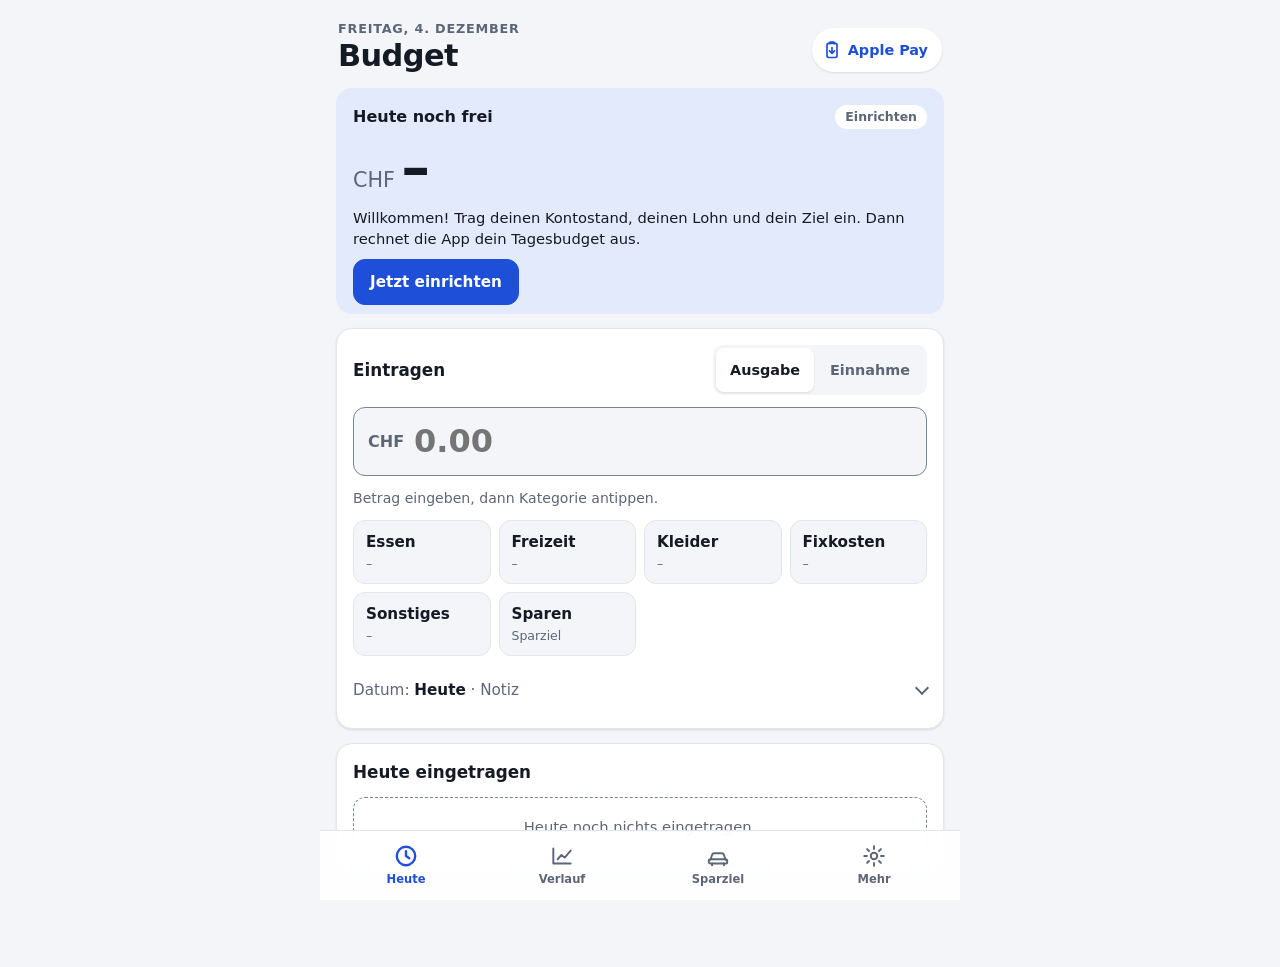
<file: budget/index.html>
<!doctype html>
<html lang="de-CH">
<head>
<meta charset="utf-8">
<meta name="viewport" content="width=device-width,initial-scale=1,viewport-fit=cover">
<title>Lionels Budget</title>
<meta name="description" content="Budget von Lohn zu Lohn: Wie viel darf ich heute noch ausgeben?">
<meta name="theme-color" content="#f3f5f8" media="(prefers-color-scheme: light)">
<meta name="theme-color" content="#0f131a" media="(prefers-color-scheme: dark)">
<meta name="apple-mobile-web-app-capable" content="yes">
<meta name="mobile-web-app-capable" content="yes">
<meta name="apple-mobile-web-app-status-bar-style" content="default">
<meta name="apple-mobile-web-app-title" content="Budget">
<link rel="manifest" href="manifest.webmanifest">
<link rel="icon" href="icons/icon-192.png" type="image/png">
<link rel="apple-touch-icon" href="icons/apple-touch-icon.png">
<link rel="stylesheet" href="styles.css">
</head>
<body>
<div class="app">

  <!-- ===================== HEUTE ===================== -->
  <main class="view" id="v-heute" aria-labelledby="t-heute">
    <header class="top">
      <div>
        <div class="eyebrow" id="todayDate">Heute</div>
        <h1 id="t-heute">Budget</h1>
      </div>
      <button class="pastebtn" type="button" id="apPasteTop" aria-label="Apple-Pay-Zahlung aus der Zwischenablage einfügen">
        <svg viewBox="0 0 24 24" aria-hidden="true"><rect x="6" y="4" width="12" height="17" rx="2"/><path d="M9 4.5V3.5a1 1 0 0 1 1-1h4a1 1 0 0 1 1 1v1"/><path d="M12 9v7M9 13l3 3 3-3"/></svg><span>Apple Pay</span>
      </button>
    </header>

    <section class="card ap" id="apBox" aria-labelledby="apTitle" hidden>
      <h2 class="ap-title" id="apTitle" tabindex="-1"></h2>
      <div class="ap-amt num" id="apAmt"></div>
      <div id="apStatus" role="status"></div>
      <div id="apBody" class="stack"></div>
    </section>

    <section class="card hero" aria-labelledby="heroLabel">
      <div class="row between">
        <span class="hero-label" id="heroLabel">Heute noch frei</span>
        <span class="pill neutral" id="heroPill">–</span>
      </div>
      <div class="big num" id="heroBig">–</div>
      <p class="hero-sub" id="heroSub"></p>
      <div class="goalrow" id="goalRow">
        <div class="gtext"><span class="gl" id="goalLabel"></span> <b class="gv num" id="goalVal"></b></div>
        <button class="linkbtn" type="button" id="goalEdit">Ziel setzen</button>
      </div>
      <form class="goaledit" id="goalForm" hidden>
        <label class="amount" for="gAmt"><span class="sr-only">Zielbetrag nach dem Lohn, </span><span>CHF</span><input id="gAmt" type="text" inputmode="decimal" autocomplete="off" enterkeyhint="done" placeholder="0.00" aria-describedby="gHint"></label>
        <p class="hint" id="gHint"></p>
        <div class="btnrow">
          <button class="btn primary" type="submit">Ziel speichern</button>
          <button class="btn" type="button" id="gCancel">Abbrechen</button>
          <button class="btn" type="button" id="gDefault" hidden>Standardziel verwenden</button>
        </div>
        <p class="status" id="gMsg" role="status"></p>
      </form>
      <details class="hero-more" id="heroMore">
        <summary><span>Kontostand &amp; Abgleich</span><b class="num" id="heroBalSum">–</b></summary>
        <div class="stack">
          <div class="pace" id="pace">
            <div class="track" aria-hidden="true"><div class="fill" id="paceFill"></div><div class="marker" id="paceMarker"></div></div>
            <div class="cap"><span id="paceLeft"></span><span id="paceRight"></span></div>
          </div>
          <dl class="facts" id="facts"></dl>
          <div class="recon" id="recon"></div>
        </div>
      </details>
      <div class="sr-only" id="reconLive" role="status" aria-live="polite"></div>
    </section>

    <div id="dueBanners" class="stack"></div>

    <section class="card entry" id="entryPanel" aria-labelledby="entryTitle">
      <div class="row between">
        <h2 id="entryTitle">Eintragen</h2>
        <div class="seg" id="modeSeg" role="group" aria-label="Art der Zahlung">
          <button type="button" data-mode="out" aria-pressed="true">Ausgabe</button>
          <button type="button" data-mode="in" aria-pressed="false">Einnahme</button>
        </div>
      </div>
      <label class="amount" for="fAmount"><span>CHF</span><input id="fAmount" type="text" inputmode="decimal" autocomplete="off" enterkeyhint="done" placeholder="0.00" aria-label="Betrag in Franken" aria-describedby="entryHint"></label>
      <p class="hint" id="entryHint">Betrag eingeben, dann Kategorie antippen.</p>
      <div class="cats" id="cats"></div>
      <details id="moreBox">
        <summary id="moreSum"><span>Datum: <b class="day">Heute</b> · Notiz</span></summary>
        <div class="stack pad-top">
          <div class="field"><span class="flabel" id="dateLab">Datum</span>
            <div class="dayrow" role="group" aria-labelledby="dateLab">
              <button class="chip" type="button" data-day="0" aria-pressed="true">Heute</button>
              <button class="chip" type="button" data-day="-1" aria-pressed="false">Gestern</button>
              <input id="fDate" type="date" aria-label="Anderer Tag">
            </div>
          </div>
          <label class="field"><span class="flabel">Notiz</span><input id="fNote" type="text" maxlength="80" placeholder="z. B. Mittagessen Kantine"></label>
        </div>
      </details>
    </section>

    <div class="notice" id="storeNotice" hidden></div>

    <section class="card" aria-labelledby="todayListTitle">
      <div class="row between">
        <h2 id="todayListTitle" tabindex="-1">Heute eingetragen</h2>
        <span class="muted small num" id="todaySum"></span>
      </div>
      <div id="todayList"></div>
    </section>
  </main>

  <!-- ===================== VERLAUF ===================== -->
  <main class="view" id="v-verlauf" aria-labelledby="t-verlauf" hidden>
    <header class="top">
      <div>
        <div class="eyebrow">Von Lohn zu Lohn</div>
        <h1 id="t-verlauf">Verlauf</h1>
      </div>
    </header>
    <div class="period card">
      <button class="iconbtn" id="prevP" type="button" aria-label="Vorherige Periode"><svg viewBox="0 0 24 24" aria-hidden="true"><path d="M15 5l-7 7 7 7"/></svg></button>
      <div class="period-mid">
        <span class="period-lab" id="periodLabel" aria-live="polite">–</span>
        <button class="linkbtn small" id="todayP" type="button" hidden>Zur aktuellen Periode</button>
      </div>
      <button class="iconbtn" id="nextP" type="button" aria-label="Nächste Periode"><svg viewBox="0 0 24 24" aria-hidden="true"><path d="M9 5l7 7-7 7"/></svg></button>
    </div>

    <section class="card" aria-label="Zusammenfassung der Periode">
      <dl class="kpis" id="kpis"></dl>
      <ul class="insights" id="insights"></ul>
    </section>

    <section class="card" aria-labelledby="catTitle">
      <h2 id="catTitle">Nach Kategorie</h2>
      <div class="bars" id="bars"></div>
    </section>

    <section class="card" id="anPanel" aria-labelledby="anTitle">
      <h2 id="anTitle">Analyse</h2>
      <div class="charts">
        <figure class="chart" id="chBal"></figure>
        <figure class="chart" id="chDay"></figure>
        <details class="tableview" id="chTable"><summary>Zahlen als Tabelle</summary><div class="tablewrap" id="chTableBody" role="region" aria-label="Zahlen pro Tag" tabindex="0"></div></details>
      </div>
    </section>

    <section class="card" aria-labelledby="listTitle">
      <h2 id="listTitle" tabindex="-1">Alle Zahlungen</h2>
      <div id="list"></div>
    </section>
  </main>

  <!-- ===================== SPARZIEL ===================== -->
  <main class="view" id="v-sparen" aria-labelledby="t-sparen" hidden>
    <header class="top">
      <div>
        <div class="eyebrow">Sparziel</div>
        <h1 id="t-sparen">Auto</h1>
      </div>
      <span class="pill neutral" id="carPill">Vorschlag</span>
    </header>
    <section class="card car" id="carBody" aria-label="Fortschritt"></section>
    <section class="card" id="hisCard" aria-labelledby="hisTitle">
      <h2 id="hisTitle">Sparverlauf</h2>
      <div class="his" id="hisBody"></div>
    </section>
    <section class="card">
      <details id="carEdit">
        <summary>Sparplan anpassen</summary>
        <div class="stack pad-top">
          <label class="field"><span class="flabel">Welches Auto</span><input id="cName" type="text" maxlength="60"></label>
          <div class="grid">
            <label class="field"><span class="flabel">Autopreis (CHF)</span><input id="cPrice" type="text" inputmode="decimal"></label>
            <label class="field"><span class="flabel">Reserve Unterhalt (CHF)</span><input id="cReserve" type="text" inputmode="decimal"></label>
            <label class="field"><span class="flabel">Schon gespart, total (CHF)</span><input id="cSaved" type="text" inputmode="decimal"></label>
            <label class="field"><span class="flabel">Lehrbeginn</span><input id="cStart" type="month"></label>
          </div>
          <label class="field"><span class="flabel">Jeden Monat gleich viel sparen (CHF)</span><input id="cFlat" type="text" inputmode="decimal" placeholder="z. B. 200" aria-describedby="cFlatHint"></label>
          <p class="hint" id="cFlatHint">Gilt ab jetzt und danach ab jedem Lohntag automatisch. Vergangene Monate bleiben, wie sie waren. Leer lassen oder 0, dann gelten die Beträge pro Lehrjahr unten.</p>
          <h3 class="sub">Pro Lehrjahr</h3>
          <div class="grid">
            <label class="field"><span class="flabel">Lohn 1. Jahr</span><input id="cW0" type="text" inputmode="decimal"></label>
            <label class="field"><span class="flabel">Sparen 1. Jahr</span><input id="cR0" type="text" inputmode="decimal"></label>
            <label class="field"><span class="flabel">Lohn 2. Jahr</span><input id="cW1" type="text" inputmode="decimal"></label>
            <label class="field"><span class="flabel">Sparen 2. Jahr</span><input id="cR1" type="text" inputmode="decimal"></label>
            <label class="field"><span class="flabel">Lohn 3. Jahr</span><input id="cW2" type="text" inputmode="decimal"></label>
            <label class="field"><span class="flabel">Sparen 3. Jahr</span><input id="cR2" type="text" inputmode="decimal"></label>
          </div>
          <label class="check"><input id="cInBudget" type="checkbox" checked><span>Sparrate im Tagesbudget reservieren</span></label>
          <button class="btn primary" id="cSave" type="button">Sparplan speichern</button>
          <p class="status" id="cMsg" role="status"></p>
        </div>
      </details>
    </section>
  </main>

  <!-- ===================== MEHR ===================== -->
  <main class="view" id="v-mehr" aria-labelledby="t-mehr" hidden>
    <header class="top">
      <div>
        <div class="eyebrow">Einstellungen</div>
        <h1 id="t-mehr">Mehr</h1>
      </div>
    </header>

    <section class="card" aria-labelledby="sTitle">
      <h2 id="sTitle">Budget</h2>
      <p class="hint">Der Kontostand wird ab dem Startdatum aus deinen Einträgen berechnet. Die Limits gelten für jede Periode vom Lohntag bis zum Tag davor.</p>
      <div class="grid">
        <label class="field"><span class="flabel">Kontostand am Morgen (CHF)</span><input id="sBal" type="text" inputmode="decimal"></label>
        <label class="field"><span class="flabel">an diesem Datum</span><input id="sDate" type="date"></label>
        <label class="field"><span class="flabel">Lohn netto (CHF)</span><input id="sInc" type="text" inputmode="decimal"></label>
        <label class="field"><span class="flabel">Lohntag im Monat</span><input id="sDay" type="number" inputmode="numeric" min="1" max="28" step="1"></label>
        <label class="field span2"><span class="flabel">Ziel: Kontostand direkt nach dem Lohn (CHF)</span><input id="sGoal" type="text" inputmode="decimal"></label>
      </div>
      <h3 class="sub">Limits pro Periode</h3>
      <div class="grid" id="limitFields"></div>
      <button class="btn primary" id="saveSettings" type="button">Speichern</button>
      <p class="status" id="setMsg" role="status"></p>
    </section>

    <section class="card" aria-labelledby="recTitle">
      <h2 id="recTitle">Feste Zahlungen</h2>
      <p class="hint">Zahlungen, die jeden Monat kommen (Handy-Abo, Versicherung). Die App erinnert dich auf «Heute», sobald sie fällig sind, und du trägst sie mit einem Tipp ein.</p>
      <div id="recList" class="stack"></div>
      <div class="grid rec-add">
        <label class="field span2"><span class="flabel">Name</span><input id="rName" type="text" maxlength="40" placeholder="z. B. Swisscom Abo"></label>
        <label class="field"><span class="flabel">Betrag (CHF)</span><input id="rAmt" type="text" inputmode="decimal" placeholder="26.95"></label>
        <label class="field"><span class="flabel">Fällig am</span><input id="rDay" type="number" inputmode="numeric" min="1" max="28" placeholder="26"></label>
      </div>
      <button class="btn" id="rAdd" type="button">Feste Zahlung hinzufügen</button>
      <p class="status" id="rMsg" role="status"></p>
    </section>

    <section class="card" aria-labelledby="merTitle">
      <h2 id="merTitle">Gemerkte Läden</h2>
      <p class="hint">Wenn du einer Apple-Pay-Zahlung eine Kategorie gibst, merkt sich die App den Laden. Beim nächsten Mal ordnet sie ihn automatisch ein.</p>
      <div id="merList"></div>
    </section>

    <section class="card" aria-labelledby="apTitle2">
      <h2 id="apTitle2">Apple Pay</h2>
      <p class="hint">Nach jeder Zahlung legt ein Kurzbefehl die Zahlung in die Zwischenablage. In der App tippst du dann oben rechts auf «Apple Pay». iOS fragt dabei kurz, ob die App einfügen darf.</p>
      <details>
        <summary>So richtest du den Kurzbefehl ein</summary>
        <ol class="steps">
          <li>Öffne die App <b>Kurzbefehle</b> → <b>Automation</b> → <b>+</b> → <b>Wallet</b>.</li>
          <li>Wähle deine Karte, «Sofort ausführen» einschalten.</li>
          <li>Aktion <b>Zwischenablage abrufen</b> hinzufügen.</li>
          <li>Aktion <b>Text</b> hinzufügen. Erste Zeile: die Variable <b>Zwischenablage</b>. Zweite Zeile:<br><code>ap-[Aktuelles Datum]-[Betrag]-[Händler]</code><br>Beim Datum «Eigenes Format» wählen: <code>yyyyMMddHHmmss</code>.</li>
          <li>Aktion <b>In Zwischenablage kopieren</b> mit diesem Text.</li>
          <li>Optional: Aktion <b>Mitteilung zeigen</b> «Zahlung kopiert, Budget öffnen».</li>
        </ol>
        <p class="hint">So sammeln sich mehrere Zahlungen, auch wenn du die App nicht sofort öffnest. Was schon eingetragen ist, erkennt die App und lässt es weg.</p>
      </details>
      <button class="btn" id="apPaste" type="button">Zahlung aus Zwischenablage einfügen</button>
    </section>

    <section class="card" id="syncBox" aria-labelledby="syncTitle">
      <h2 id="syncTitle">Auf mehreren Geräten nutzen</h2>
      <p class="hint">Iphone und Computer gleichen sich automatisch ab. Die Daten werden vorher mit deinem Passwort verschlüsselt, auf GitHub liegt nur unlesbarer Text.</p>
      <div id="syncOff" class="stack">
        <details>
          <summary>So richtest du es ein</summary>
          <ol class="steps">
            <li>Öffne <a href="https://github.com/settings/tokens/new?scopes=gist&amp;description=Budget-Sync" target="_blank" rel="noopener">diesen Link</a>. Das Recht «gist» ist schon angekreuzt.</li>
            <li>Wähl bei «Expiration» <b>«No expiration»</b>, scrolle ganz nach unten und tippe auf <b>«Generate token»</b>.</li>
            <li>Kopiere den Token (er beginnt mit «ghp_») und füge ihn unten ein.</li>
            <li>Wähl ein Passwort. Auf dem zweiten Gerät gibst du <b>denselben Token und dasselbe Passwort</b> ein.</li>
          </ol>
        </details>
        <label class="field"><span class="flabel">GitHub-Token</span><input id="syncToken" type="password" autocomplete="off" autocapitalize="off" spellcheck="false" placeholder="ghp_…"></label>
        <label class="field"><span class="flabel">Passwort zum Verschlüsseln</span><input id="syncPass" type="password" autocomplete="new-password" autocapitalize="off" spellcheck="false"></label>
        <p class="hint">Merk dir das Passwort. Wer es vergisst, kann die abgeglichenen Daten nicht mehr lesen. Dein Backup bleibt dann der Notausgang.</p>
        <button class="btn primary" id="syncConnect" type="button">Verbinden</button>
        <p class="status" id="syncMsgOff" role="status"></p>
      </div>
      <div id="syncOn" class="stack" hidden>
        <p id="syncInfo" class="hint"></p>
        <p class="status" id="syncStatus" role="status"></p>
        <div class="btnrow">
          <button class="btn" id="syncNow" type="button">Jetzt abgleichen</button>
          <button class="btn danger" id="syncOffBtn" type="button">Sync beenden</button>
        </div>
      </div>
    </section>

    <section class="card" aria-labelledby="bakTitle">
      <h2 id="bakTitle">Backup</h2>
      <p class="hint" id="bakInfo">Deine Daten sind nur auf diesem Gerät gespeichert. Mach ab und zu ein Backup, z. B. in iCloud Drive.</p>
      <div class="btnrow">
        <button class="btn" id="bakExport" type="button">Backup speichern</button>
        <label class="btn filebtn">Backup laden<input id="bakImport" type="file" accept="application/json,.json"></label>
      </div>
      <p class="status" id="bakMsg" role="status"></p>
    </section>

    <section class="card" aria-labelledby="dangerTitle">
      <h2 id="dangerTitle">Alles löschen</h2>
      <p class="hint">Löscht alle Zahlungen und Einstellungen auf diesem Gerät. Mach vorher ein Backup.</p>
      <button class="btn danger" id="resetAll" type="button">Alle Daten löschen</button>
    </section>

    <p class="foot muted small">Lionels Budget · <span id="appVersion"></span></p>
  </main>

  <div class="toast-wrap" aria-live="polite"><div id="toast" class="toast" hidden></div></div>

  <nav class="tabbar" aria-label="Hauptnavigation">
    <button type="button" data-tab="heute" aria-current="page">
      <svg viewBox="0 0 24 24" aria-hidden="true"><circle cx="12" cy="12" r="8.5"/><path d="M12 7.5v4.5l3 2"/></svg><span>Heute</span>
    </button>
    <button type="button" data-tab="verlauf">
      <svg viewBox="0 0 24 24" aria-hidden="true"><path d="M4 19V5M4 19h16M8 15l3.5-4 3 2.5L20 7"/></svg><span>Verlauf</span>
    </button>
    <button type="button" data-tab="sparen">
      <svg viewBox="0 0 24 24" aria-hidden="true"><path d="M5 15.5l1.6-4.7A2 2 0 0 1 8.5 9.5h7a2 2 0 0 1 1.9 1.3l1.6 4.7"/><rect x="3.5" y="15" width="17" height="4" rx="1.5"/><path d="M6.5 19v1.5M17.5 19v1.5"/></svg><span>Sparziel</span>
    </button>
    <button type="button" data-tab="mehr">
      <svg viewBox="0 0 24 24" aria-hidden="true"><circle cx="12" cy="12" r="3"/><path d="M12 3v2.5M12 18.5V21M3 12h2.5M18.5 12H21M5.6 5.6l1.8 1.8M16.6 16.6l1.8 1.8M5.6 18.4l1.8-1.8M16.6 7.4l1.8-1.8"/></svg><span>Mehr</span>
    </button>
  </nav>
</div>

<!-- Bearbeiten -->
<dialog id="editDlg" aria-labelledby="editTitle">
  <form method="dialog" class="sheet" id="editForm">
    <div class="row between">
      <h2 id="editTitle">Zahlung bearbeiten</h2>
      <button class="iconbtn" value="cancel" type="submit" aria-label="Schliessen"><svg viewBox="0 0 24 24" aria-hidden="true"><path d="M6 6l12 12M18 6L6 18"/></svg></button>
    </div>
    <div class="seg" id="eModeSeg" role="group" aria-label="Art der Zahlung">
      <button type="button" data-mode="out" aria-pressed="true">Ausgabe</button>
      <button type="button" data-mode="in" aria-pressed="false">Einnahme</button>
    </div>
    <label class="amount" for="eAmount"><span>CHF</span><input id="eAmount" type="text" inputmode="decimal" autocomplete="off" aria-label="Betrag in Franken"></label>
    <div class="field"><span class="flabel" id="eCatLab">Kategorie</span><div class="chips" id="eCats" role="group" aria-labelledby="eCatLab"></div></div>
    <div class="grid">
      <label class="field"><span class="flabel">Datum</span><input id="eDate" type="date"></label>
      <label class="field"><span class="flabel">Notiz</span><input id="eNote" type="text" maxlength="80"></label>
    </div>
    <p class="status err" id="eMsg" role="status"></p>
    <div class="row between">
      <button class="btn danger" type="button" id="eDel">Löschen</button>
      <button class="btn primary" type="button" id="eSave">Speichern</button>
    </div>
  </form>
</dialog>

<div class="tip" id="tip" hidden></div>
<script src="sync.js"></script>
<script src="app.js"></script>
</body>
</html>
</file>
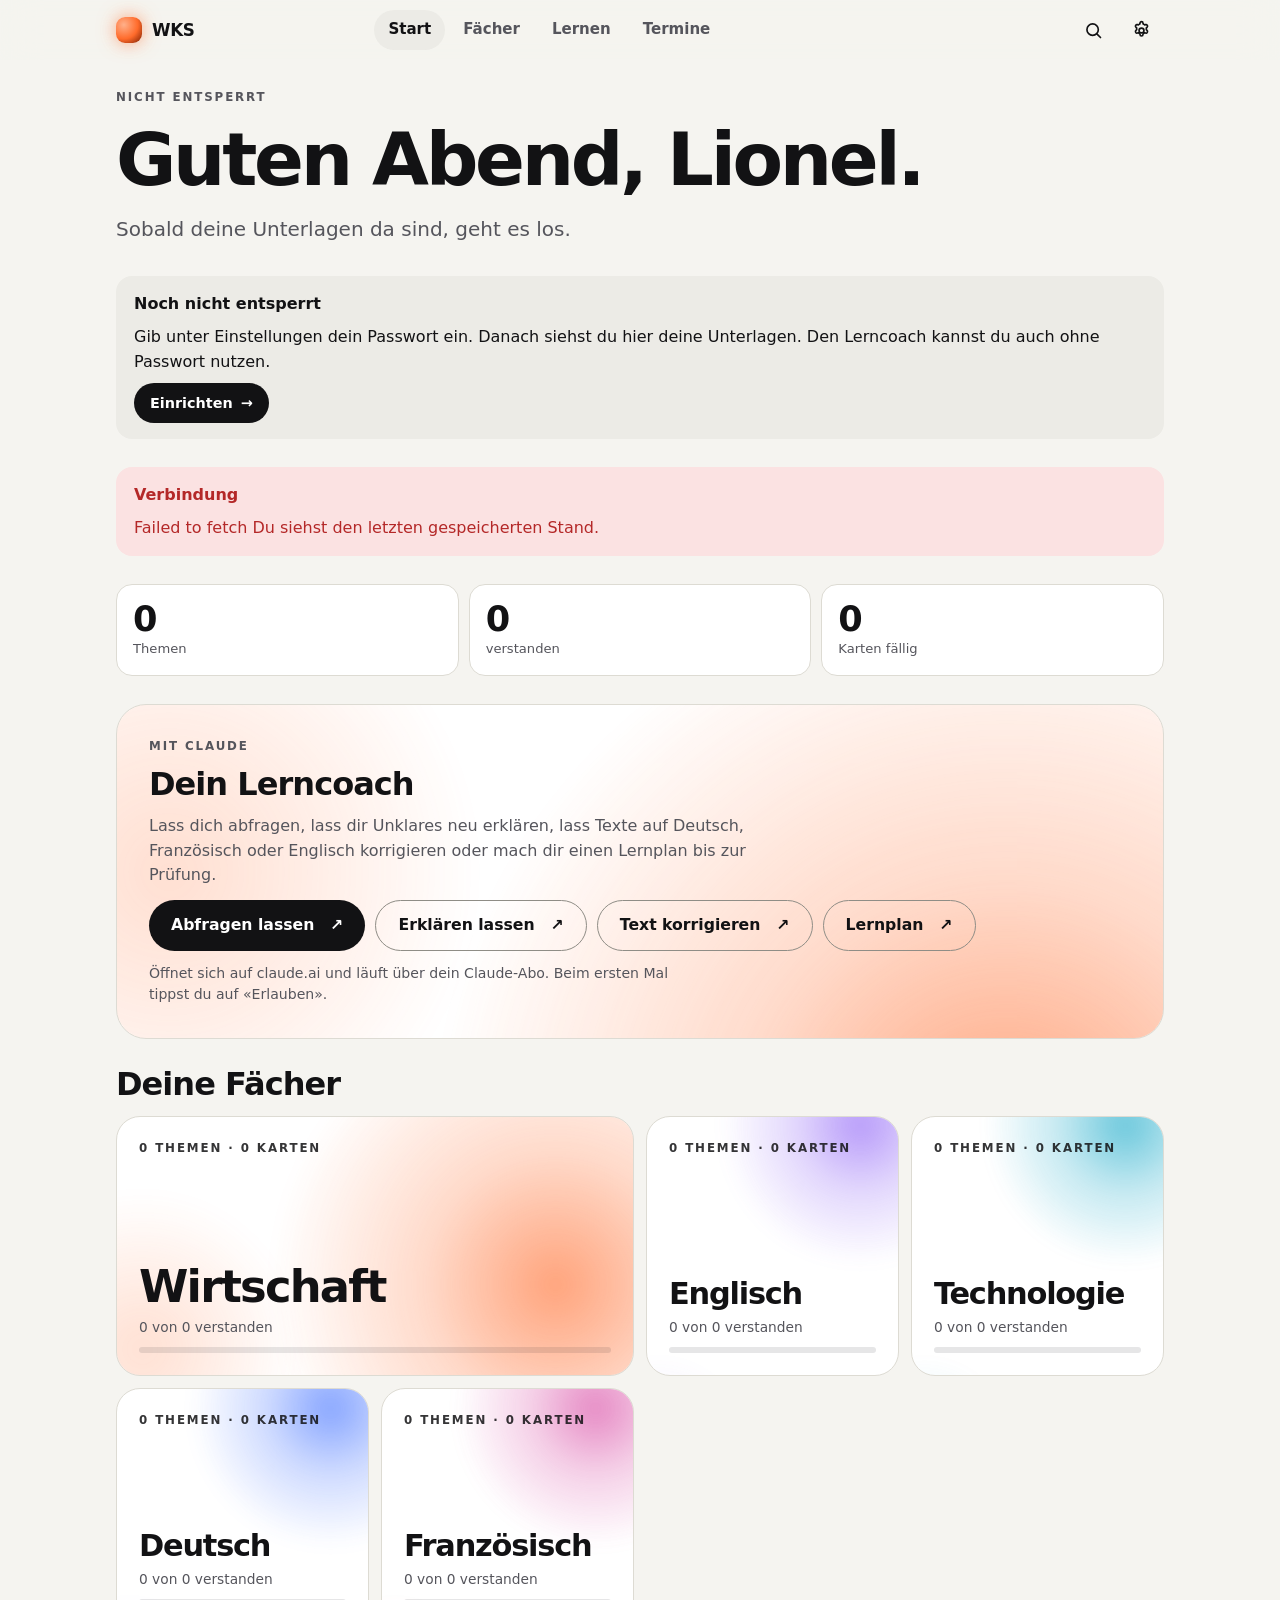
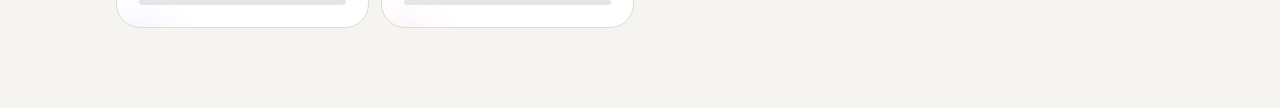
<file: wks/index.html>
<!doctype html>
<html lang="de-CH">
<head>
<meta charset="utf-8">
<meta name="viewport" content="width=device-width,initial-scale=1,viewport-fit=cover">
<title>WKS Wissen</title>
<meta name="description" content="Lionels Schulunterlagen: verstehen, anwenden, üben.">
<meta name="theme-color" content="#f5f4f0" media="(prefers-color-scheme: light)">
<meta name="theme-color" content="#0a0a0c" media="(prefers-color-scheme: dark)">
<meta name="apple-mobile-web-app-capable" content="yes">
<meta name="mobile-web-app-capable" content="yes">
<meta name="apple-mobile-web-app-status-bar-style" content="default">
<meta name="apple-mobile-web-app-title" content="WKS">
<link rel="manifest" href="manifest.webmanifest">
<link rel="icon" href="icons/icon-192.png" type="image/png">
<link rel="apple-touch-icon" href="icons/apple-touch-icon.png">
<link rel="stylesheet" href="app.css">
</head>
<body>
<header class="topbar">
  <div class="topbar-in">
    <button type="button" class="brand" data-tab="start" aria-label="WKS Wissen, Start"><span class="brand-mark" aria-hidden="true"></span><span>WKS</span></button>
    <nav class="topnav" aria-label="Bereiche">
      <button type="button" data-tab="start">Start</button>
      <button type="button" data-tab="faecher">Fächer</button>
      <button type="button" data-tab="learn">Lernen <b class="badge" data-due hidden></b></button>
      <button type="button" data-tab="dates">Termine</button>
    </nav>
    <div class="top-actions">
      <button type="button" class="icon-btn" data-tab="search" aria-label="Suche"><svg viewBox="0 0 24 24" aria-hidden="true"><circle cx="11" cy="11" r="6.5"/><path d="M20 20l-4.2-4.2"/></svg></button>
      <button type="button" class="icon-btn" data-tab="settings" aria-label="Einstellungen"><svg viewBox="0 0 24 24" aria-hidden="true"><path d="M10.3 3.6a1.7 1.7 0 0 1 3.4 0l.2 1a7.2 7.2 0 0 1 1.7 1l1-.3a1.7 1.7 0 0 1 2 .8l.1.2a1.7 1.7 0 0 1-.4 2.1l-.8.7a7.3 7.3 0 0 1 0 2l.8.7a1.7 1.7 0 0 1 .4 2.1l-.1.2a1.7 1.7 0 0 1-2 .8l-1-.3a7.2 7.2 0 0 1-1.7 1l-.2 1a1.7 1.7 0 0 1-3.4 0l-.2-1a7.2 7.2 0 0 1-1.7-1l-1 .3a1.7 1.7 0 0 1-2-.8l-.1-.2a1.7 1.7 0 0 1 .4-2.1l.8-.7a7.3 7.3 0 0 1 0-2l-.8-.7a1.7 1.7 0 0 1-.4-2.1l.1-.2a1.7 1.7 0 0 1 2-.8l1 .3a7.2 7.2 0 0 1 1.7-1z"/><circle cx="12" cy="12" r="2.8"/></svg></button>
    </div>
  </div>
</header>

<main class="page" id="page" tabindex="-1"></main>

<nav class="tabbar" aria-label="Bereiche">
  <button type="button" data-tab="start"><svg viewBox="0 0 24 24" aria-hidden="true"><path d="M4 11l8-7 8 7v8.5a.5.5 0 0 1-.5.5H15v-6H9v6H4.5a.5.5 0 0 1-.5-.5z"/></svg><span>Start</span></button>
  <button type="button" data-tab="faecher"><svg viewBox="0 0 24 24" aria-hidden="true"><rect x="3.5" y="3.5" width="7" height="7" rx="2"/><rect x="13.5" y="3.5" width="7" height="7" rx="2"/><rect x="3.5" y="13.5" width="7" height="7" rx="2"/><rect x="13.5" y="13.5" width="7" height="7" rx="2"/></svg><span>Fächer</span></button>
  <button type="button" data-tab="learn"><svg viewBox="0 0 24 24" aria-hidden="true"><rect x="3.5" y="6" width="13" height="13" rx="2"/><path d="M8 3.5h10.5A2 2 0 0 1 20.5 5.5V16"/></svg><span>Lernen</span><b class="badge" data-due aria-hidden="true" hidden></b></button>
  <button type="button" data-tab="dates"><svg viewBox="0 0 24 24" aria-hidden="true"><rect x="3.5" y="5" width="17" height="15" rx="2"/><path d="M3.5 10h17M8 3v4M16 3v4"/></svg><span>Termine</span></button>
</nav>

<div class="toast-wrap"><div class="toast" id="toast" role="status" hidden></div></div>
<div class="sr-only" id="live" aria-live="polite"></div>
<script src="crypto.js"></script>
<script src="demo.js"></script>
<script src="app.js"></script>
</body>
</html>
</file>
<file: budget/styles.css>
/* Lionels Budget – App-Layout: eine Ansicht pro Tab, Tab-Leiste unten */
:root{
  --bg:#f3f5f8; --surface:#ffffff; --fg:#151a24; --muted:#5d6676; --line:#e1e5ec; --field:#7a8394;
  --accent:#1d4fd8; --accent-ink:#ffffff; --accent-soft:#e3eafc; --neutral:#6b7385;
  --good:#0f6b40; --good-soft:#dcf2e6; --warn:#8a5300; --warn-fill:#b07408; --warn-soft:#fbefd9;
  --bad:#c42b2b; --bad-soft:#fbe1e1;
  --tabbar:rgba(255,255,255,.88); --shadow:0 1px 2px rgb(16 24 40 / .05),0 1px 3px rgb(16 24 40 / .06);
  --f-body:-apple-system,BlinkMacSystemFont,"SF Pro Text","Segoe UI",system-ui,sans-serif;
  --f-num:var(--f-body);
  --tabh:calc(3.6rem + 12px);
  --r:16px; --gut:16px;
  --sat:env(safe-area-inset-top,0px); --sab:env(safe-area-inset-bottom,0px);
  color-scheme:light;
}
@media (prefers-color-scheme:dark){:root:not([data-theme="light"]){
  --bg:#0f131a; --surface:#181d27; --fg:#e8ecf3; --muted:#9aa5b8; --line:#2a313e; --field:#5f6a7d;
  --accent:#7ea2ff; --accent-ink:#0f131a; --accent-soft:#1f2a45; --neutral:#8792a6;
  --good:#4fcf8e; --good-soft:#15301f; --warn:#f0b04a; --warn-fill:#f0b04a; --warn-soft:#352812;
  --bad:#ff7a7a; --bad-soft:#3a1818; --tabbar:rgba(24,29,39,.9); --shadow:none; color-scheme:dark}}
:root[data-theme="dark"]{
  --bg:#0f131a; --surface:#181d27; --fg:#e8ecf3; --muted:#9aa5b8; --line:#2a313e; --field:#5f6a7d;
  --accent:#7ea2ff; --accent-ink:#0f131a; --accent-soft:#1f2a45; --neutral:#8792a6;
  --good:#4fcf8e; --good-soft:#15301f; --warn:#f0b04a; --warn-fill:#f0b04a; --warn-soft:#352812;
  --bad:#ff7a7a; --bad-soft:#3a1818; --tabbar:rgba(24,29,39,.9); --shadow:none; color-scheme:dark}

*{box-sizing:border-box}
html{-webkit-text-size-adjust:100%;text-size-adjust:100%;font:-apple-system-body}
body{margin:0;background:var(--bg);color:var(--fg);font-family:var(--f-body);font-size:1rem;line-height:1.45;-webkit-tap-highlight-color:transparent;overscroll-behavior-y:none}
button,input,select{font:inherit;color:inherit}
h1,h2,h3{margin:0;font-weight:700;text-wrap:balance}
h1{font-size:1.9rem;letter-spacing:-.02em;line-height:1.1}
h2{font-size:1.05rem}
h3.sub{font-size:.95rem;margin-top:4px}
p{margin:0}
:focus-visible{outline:2px solid var(--accent);outline-offset:2px}
[hidden]{display:none!important}
.sr-only{position:absolute;width:1px;height:1px;padding:0;margin:-1px;overflow:hidden;clip:rect(0 0 0 0);white-space:nowrap;border:0}
.num{font-family:var(--f-num);font-variant-numeric:tabular-nums}
.muted{color:var(--muted)}
.small{font-size:.85rem}
.row{display:flex;align-items:center;gap:8px 12px;flex-wrap:wrap}
.between{justify-content:space-between}
.stack{display:grid;gap:12px}
.pad-top{margin-top:12px}
.hint{font-size:.88rem;color:var(--muted)}
.status{font-size:.88rem;min-height:1.2em;color:var(--muted)}
.status.err{color:var(--bad)}
.status.ok{color:var(--good)}

/* ---------- Gerüst ---------- */
.app{max-width:640px;margin:0 auto;min-height:100dvh}
.view{display:grid;gap:14px;padding:calc(var(--sat) + 12px) max(var(--gut),env(safe-area-inset-right,0px)) calc(var(--sab) + var(--tabh) + 24px) max(var(--gut),env(safe-area-inset-left,0px))}
.top{display:flex;flex-wrap:wrap;align-items:flex-end;justify-content:space-between;gap:8px 12px;padding:8px 2px 2px}
.eyebrow{font-size:.8rem;font-weight:600;color:var(--muted);text-transform:uppercase;letter-spacing:.06em}
.card{background:var(--surface);border:1px solid var(--line);border-radius:var(--r);padding:16px;display:grid;gap:12px;min-width:0;box-shadow:var(--shadow)}
.card>*{min-width:0}
.notice{background:var(--warn-soft);color:var(--warn);border-radius:12px;padding:8px 12px;font-size:.85rem}
.notice .linkbtn{min-height:auto;font-size:inherit;display:inline;padding:0 0 0 4px}

/* Tab-Leiste */
.tabbar{position:fixed;left:0;right:0;bottom:0;z-index:30;display:grid;grid-template-columns:repeat(4,1fr);max-width:640px;margin:0 auto;
  background:var(--tabbar);-webkit-backdrop-filter:saturate(180%) blur(18px);backdrop-filter:saturate(180%) blur(18px);
  border-top:1px solid var(--line);padding:6px max(8px,env(safe-area-inset-right,0px)) calc(var(--sab) + 6px) max(8px,env(safe-area-inset-left,0px))}
.tabbar button{border:0;background:none;display:grid;justify-items:center;gap:2px;padding:6px 0;min-height:52px;cursor:pointer;color:var(--muted);font-size:.72rem;font-weight:600;border-radius:12px}
.tabbar svg{width:26px;height:26px;fill:none;stroke:currentColor;stroke-width:1.8;stroke-linecap:round;stroke-linejoin:round}
.tabbar button[aria-current="page"]{color:var(--accent)}
.tabbar button[aria-current="page"] svg{stroke-width:2.2}

/* Knöpfe */
.btn{border:1px solid var(--field);background:var(--surface);border-radius:12px;padding:10px 16px;min-height:46px;cursor:pointer;font-weight:600;font-size:.95rem;display:inline-flex;align-items:center;justify-content:center;gap:6px}
.btn:active{transform:scale(.98)}
.btn.primary{background:var(--accent);border-color:var(--accent);color:var(--accent-ink)}
.btn.danger{border-color:var(--bad);color:var(--bad);background:transparent}
.btn.ghost{border-color:transparent;background:none;color:var(--accent);padding:6px 8px;min-height:44px}
.btn:disabled{opacity:.55;cursor:default}
.btnrow{display:flex;flex-wrap:wrap;gap:8px}
.btnrow .btn{flex:1 1 140px}
.filebtn{position:relative;overflow:hidden}
.filebtn input{position:absolute;inset:0;opacity:0;cursor:pointer;font-size:0}
.filebtn:focus-within{outline:2px solid var(--accent);outline-offset:2px}
.iconbtn{border:0;background:var(--surface);border-radius:999px;width:44px;height:44px;display:grid;place-items:center;cursor:pointer;color:var(--accent);flex:0 0 auto;box-shadow:var(--shadow)}
.iconbtn svg{width:22px;height:22px;fill:none;stroke:currentColor;stroke-width:2;stroke-linecap:round;stroke-linejoin:round}
.pastebtn{border:0;background:var(--surface);border-radius:999px;min-height:44px;padding:0 14px 0 10px;display:inline-flex;align-items:center;gap:6px;cursor:pointer;color:var(--accent);font-weight:650;font-size:.9rem;box-shadow:var(--shadow);flex:0 0 auto}
.pastebtn svg{width:20px;height:20px;fill:none;stroke:currentColor;stroke-width:2;stroke-linecap:round;stroke-linejoin:round}
.card .iconbtn{box-shadow:none;background:transparent}
.linkbtn{border:0;background:none;color:var(--accent);padding:0;min-height:44px;cursor:pointer;font-size:.95rem;font-weight:600;justify-self:start}
.linkbtn.small{min-height:44px;font-size:.82rem}
.linkbtn.danger{color:var(--bad)}

/* Pillen */
.pill{display:inline-block;font-size:.78rem;font-weight:700;padding:3px 10px;border-radius:999px;white-space:nowrap}
.pill.good{background:var(--good-soft);color:var(--good)}
.pill.warn{background:var(--warn-soft);color:var(--warn)}
.pill.bad{background:var(--bad-soft);color:var(--bad)}
.pill.neutral{background:var(--bg);color:var(--muted)}

/* ---------- Heute: Hero ---------- */
.hero{background:var(--accent-soft);border-color:transparent;gap:10px;box-shadow:none}
.hero-label{font-weight:600}
.hero .pill.neutral{background:var(--surface)}
.big{font-size:clamp(2.6rem,14vw,3.6rem);font-weight:650;line-height:1;letter-spacing:-.03em;overflow-wrap:anywhere}
.big .cur{font-size:.36em;color:var(--muted);font-weight:500;margin-right:.3em;letter-spacing:0}
.big.bad{color:var(--bad)}
.big.warn{color:var(--warn)}
.hero-sub{font-size:.92rem}
.goalrow{display:flex;align-items:center;justify-content:space-between;gap:4px 12px;font-size:.92rem}
.goalrow .gtext{flex:1 1 0;min-width:0;display:flex;flex-direction:column}
.goalrow .gl{color:var(--muted);font-size:.85rem}
.goalrow .gv{font-weight:650;white-space:nowrap}
.goalrow .linkbtn{flex:none;font-size:.95rem}
.goalrow.attn{background:var(--surface);border-radius:12px;padding:8px 8px 8px 12px}
.goalrow.attn .gl{color:var(--fg)}
.goaledit{display:grid;gap:8px;border-top:1px solid color-mix(in srgb,var(--fg) 10%,transparent);padding-top:10px}
.goaledit .amount{background:var(--surface);min-height:44px;border-color:color-mix(in srgb,var(--fg) 50%,var(--surface))}
.goaledit .amount input{font-size:1.3rem}
.goaledit .hint{margin:0}
.goaledit .status:empty{display:none}
.hero{padding-bottom:8px}
.hero .pill{background:var(--surface)}
.top .pill.neutral{background:var(--surface);border:1px solid var(--line)}
.view>*{min-width:0}
.pace{display:grid;gap:6px;margin-top:2px}
.pace .track{position:relative;height:10px;border-radius:5px;background:var(--surface)}
.pace .fill{position:absolute;inset:0 auto 0 0;border-radius:5px;background:var(--accent);width:0}
.pace .marker{position:absolute;top:-4px;bottom:-4px;width:2px;background:var(--fg);border-radius:1px;left:0}
.pace .cap{display:flex;flex-wrap:wrap;justify-content:space-between;gap:2px 12px;font-size:.84rem;color:var(--muted)}
.hero-more>summary{font-weight:500;font-size:.95rem;gap:8px;border-top:1px solid color-mix(in srgb,var(--fg) 10%,transparent);margin-top:2px;padding-top:2px}
.hero-more>summary span{color:var(--muted)}
.hero-more>summary b{margin-left:auto;font-weight:650}
.hero-more>summary::after{margin-left:2px}
.hero-more>.stack{padding-top:8px;grid-template-columns:minmax(0,1fr)}
.hero-more>summary{flex-wrap:wrap}
.hero-more .facts>div:first-child{border-top:0}
.facts{display:grid;margin:0}
.facts>div{display:flex;flex-wrap:wrap;justify-content:space-between;gap:2px 12px;padding:9px 0;border-top:1px solid color-mix(in srgb,var(--fg) 10%,transparent)}
.facts dt{color:var(--muted);font-size:.92rem}
.facts dd{margin:0 0 0 auto;font-family:var(--f-num);font-variant-numeric:tabular-nums;white-space:nowrap;font-size:.95rem}
.facts dd.good{color:var(--good)}.facts dd.warn{color:var(--warn)}.facts dd.bad{color:var(--bad)}

/* Abgleich */
.recon{display:grid;gap:10px}
.recon:empty{display:none}
.recon .q{font-weight:600;font-size:.95rem}
.recon .amount{background:var(--surface);padding:2px 12px}
.recon .amount input{font-size:1.3rem}
.recon .preview{font-size:.92rem;font-weight:600;min-height:1.2em}
.recon .preview.big-diff{color:var(--warn)}
.recon .note{display:flex;flex-wrap:wrap;align-items:center;gap:4px 10px;font-size:.92rem}
.inrow{display:flex;gap:8px}.inrow .btn{flex:1}

/* Banner für Lohn / feste Zahlungen */
.banner{display:flex;flex-wrap:wrap;gap:8px 12px;align-items:center;justify-content:space-between;background:var(--surface);border:1px solid var(--accent);border-radius:var(--r);padding:12px 14px}
.banner .t{font-size:.95rem;min-width:0}
.banner .t b{display:block}
.banner .acts{display:flex;flex-wrap:wrap;gap:6px;align-items:center}
.banner{background:var(--accent-soft)!important;border-color:transparent!important}
.banner .btn.ghost,.toast .btn.ghost{margin-left:-8px}
.stack:empty{display:none}

/* ---------- Eintragen ---------- */
.seg{display:inline-flex;background:var(--bg);border-radius:10px;padding:3px;gap:2px}
.seg button{border:0;background:none;padding:0 14px;min-height:44px;cursor:pointer;font-size:.9rem;font-weight:600;border-radius:8px;color:var(--muted)}
.seg button[aria-pressed="true"]{background:var(--surface);color:var(--fg);box-shadow:var(--shadow)}
.entry.income .seg button[aria-pressed="true"]{color:var(--good)}
.amount{display:flex;align-items:center;gap:10px;border:1.5px solid var(--field);border-radius:12px;padding:4px 14px;background:var(--bg)}
.amount:focus-within{border-color:var(--accent);box-shadow:0 0 0 3px color-mix(in srgb,var(--accent) 25%,transparent)}
.entry.income .amount{border-color:var(--good)}
.amount span{font-family:var(--f-num);color:var(--muted);font-weight:600}
.amount input{flex:1;min-width:0;width:100%;border:0;background:transparent;font-family:var(--f-num);font-size:2rem;font-weight:600;padding:6px 0;outline:none}
.amount input[aria-invalid="true"]{color:var(--bad)}
.cats{display:grid;grid-template-columns:repeat(auto-fit,minmax(min(100%,7.5em),1fr));gap:8px}
.cat{display:grid;align-content:center;gap:2px;text-align:left;border:1px solid var(--line);background:var(--bg);border-radius:12px;padding:10px 12px;cursor:pointer;min-height:62px}
.cat:active{transform:scale(.97);border-color:var(--accent)}
.cat b{font-weight:650;font-size:.95rem;overflow-wrap:anywhere}
.cat small{font-size:.78rem;color:var(--muted);font-family:var(--f-num)}
.cat small.bad{color:var(--bad)}
.cat small.good{color:var(--good)}
.cat small.none{font-family:var(--f-body)}
.entry.income .cat{border-color:color-mix(in srgb,var(--good) 45%,transparent)}
details>summary{cursor:pointer;min-height:44px;display:flex;align-items:center;gap:10px;list-style:none;font-weight:600;font-size:.95rem}
details>summary::-webkit-details-marker{display:none}
details>summary::after{content:"";flex:0 0 auto;margin-left:auto;width:8px;height:8px;border-right:2px solid var(--muted);border-bottom:2px solid var(--muted);transform:translateY(-2px) rotate(45deg)}
details[open]>summary::after{transform:translateY(2px) rotate(-135deg)}
#moreSum{font-weight:500;color:var(--muted)}
#moreSum b{font-weight:600;color:var(--fg)}
#moreSum.otherday b{color:var(--accent)}
.dayrow{display:flex;flex-wrap:wrap;align-items:center;gap:8px}
.chip{border:1px solid var(--field);background:var(--surface);border-radius:999px;padding:6px 16px;min-height:44px;cursor:pointer;font-size:.92rem}
.chip[aria-pressed="true"]{background:var(--accent);border-color:var(--accent);color:var(--accent-ink);font-weight:600}
.chips{display:flex;flex-wrap:wrap;gap:8px}
.chips .chip{border-radius:10px}
.field{display:grid;gap:5px;min-width:0}
.flabel{font-size:.82rem;font-weight:600;color:var(--muted)}
.field input,.dayrow input{font-size:16px;width:100%;border:1px solid var(--field);background:var(--bg);border-radius:10px;padding:10px 12px;min-height:46px}
.dayrow input[type=date]{width:auto;flex:0 1 11em}
input[type=date],input[type=month]{-webkit-appearance:none;appearance:none;display:block;min-width:0;max-width:100%;height:46px;line-height:24px;text-align:left}
input[type=date]::-webkit-date-and-time-value,input[type=month]::-webkit-date-and-time-value{text-align:left;margin:0}
.grid{display:grid;grid-template-columns:repeat(2,minmax(0,1fr));gap:10px}
.span2{grid-column:1/-1}

/* ---------- Listen ---------- */
.list{display:grid}
.dayhead{font-size:.8rem;font-weight:700;color:var(--muted);text-transform:uppercase;letter-spacing:.05em;padding:12px 0 4px;display:flex;justify-content:space-between}
.dayhead:first-child{padding-top:0}
.item{display:grid;grid-template-columns:36px minmax(0,1fr) auto 12px;gap:12px;align-items:center;padding:10px 4px;border:0;border-top:1px solid var(--line);background:none;width:100%;text-align:left;cursor:pointer;border-radius:0;min-height:56px}
.dayhead+.item{border-top:0}
.item:active{background:var(--bg)}
.item .ic{width:36px;height:36px;border-radius:10px;display:grid;place-items:center;font-size:.78rem;font-weight:700;background:var(--bg);color:var(--muted)}
.item .what{min-width:0}
.item .what div{overflow-wrap:anywhere;font-weight:550}
.item .note{font-size:.84rem;color:var(--muted);font-weight:400!important}
.item .amt{font-family:var(--f-num);font-variant-numeric:tabular-nums;white-space:nowrap;text-align:right;font-weight:600}
.item .amt.in{color:var(--good)}
.item .chev{width:8px;height:8px;border-right:2px solid var(--field);border-top:2px solid var(--field);transform:rotate(45deg)}
.item .open{color:var(--warn);font-weight:600}
.empty{border:1px dashed var(--field);border-radius:12px;padding:18px;text-align:center;color:var(--muted);font-size:.92rem}

/* ---------- Verlauf ---------- */
.period{display:flex;align-items:center;justify-content:space-between;gap:8px;padding:8px}
.period-mid{display:grid;justify-items:center;text-align:center;min-width:0}
.period-lab{font-weight:650}
.kpis{display:grid;grid-template-columns:repeat(3,minmax(0,1fr));gap:8px;margin:0}
.kpis>div{background:var(--bg);border-radius:12px;padding:10px;display:grid;gap:2px;min-width:0}
.kpis dt{font-size:.75rem;color:var(--muted);font-weight:600}
.kpis dd{margin:0;font-family:var(--f-num);font-variant-numeric:tabular-nums;font-weight:650;font-size:.98rem;overflow-wrap:anywhere}
.kpis dd.bad{color:var(--bad)}.kpis dd.good{color:var(--good)}
.insights{display:grid;gap:10px;margin:0;padding:0;list-style:none}
.insights:empty{display:none}
.insights li{display:grid;grid-template-columns:4px 1fr;gap:10px;font-size:.92rem}
.insights li::before{content:"";border-radius:2px;background:var(--neutral)}
.insights li.bad::before{background:var(--bad)}.insights li.warn::before{background:var(--warn-fill)}.insights li.good::before{background:var(--good)}
.bars{display:grid;gap:14px}
.bar{display:grid;gap:6px}
.bar .top{display:flex;justify-content:space-between;gap:10px;font-size:.92rem;flex-wrap:wrap}
.bar .top .num{white-space:nowrap}
.bar .track{height:8px;border-radius:4px;background:var(--bg);overflow:hidden}
.bar .fill{height:100%;background:var(--neutral);border-radius:4px}
.bar .fill.ok{background:var(--accent)}.bar .fill.fix{background:var(--neutral)}.bar .fill.warn{background:var(--warn-fill)}.bar .fill.bad{background:var(--bad)}
.charts{display:grid;gap:22px}
.chart{margin:0;display:grid;gap:8px;min-width:0}
.chart figcaption{display:grid;gap:2px}
.chart h3{font-size:.95rem}
.chart .sub{font-size:.85rem;color:var(--muted)}
.chart svg{display:block;width:100%;height:auto;touch-action:pan-y;-webkit-user-select:none;user-select:none}
.legend{display:flex;flex-wrap:wrap;gap:4px 16px;font-size:.82rem;color:var(--muted);margin:0;padding:0;list-style:none}
.legend li{display:flex;align-items:center;gap:6px}
.legend svg{width:22px;height:10px;flex:0 0 auto}
.tip{position:fixed;z-index:40;pointer-events:none;background:var(--fg);color:var(--surface);border-radius:8px;padding:6px 10px;font-size:.82rem;line-height:1.35;max-width:220px;box-shadow:0 4px 14px rgb(0 0 0 / .18)}
.tableview summary{font-size:.92rem}
.tablewrap{overflow-x:auto;margin-top:10px}
table{width:100%;border-collapse:collapse;font-size:.85rem}
th,td{padding:7px 8px;border-bottom:1px solid var(--line);text-align:right;white-space:nowrap}
th:first-child,td:first-child{text-align:left}
th{color:var(--muted);font-weight:600}
td{font-family:var(--f-num);font-variant-numeric:tabular-nums}

/* ---------- Sparziel ---------- */
.car .goalname{font-weight:600;overflow-wrap:anywhere}
.car .saved{font-family:var(--f-num);font-variant-numeric:tabular-nums;font-size:2.4rem;font-weight:650;line-height:1.05;letter-spacing:-.02em}
.car .saved .of{display:block;font-size:.9rem;color:var(--muted);font-weight:500;letter-spacing:0;font-family:var(--f-body);margin-top:4px}
.car .track{position:relative;height:14px;border-radius:7px;background:var(--bg);overflow:hidden}
.car .track .fill{position:absolute;inset:0 auto 0 0;background:var(--good);border-radius:7px}
.car .track .tick{position:absolute;top:0;bottom:0;width:3px;background:var(--fg);opacity:.6}
.car .cap{display:flex;flex-wrap:wrap;justify-content:space-between;gap:2px 12px;font-size:.84rem;color:var(--muted)}
.car tr.now td{font-weight:700}
.car .nowtag{color:var(--accent);font-family:var(--f-body);font-weight:700}
.car .facts dd{white-space:nowrap;text-align:right}
.car .facts dd.wrap{white-space:normal}
.car td,.car th{padding:7px 4px}
.car .facts>div{border-color:var(--line)}
.car .note{font-size:.85rem;color:var(--muted)}
.cta{display:grid;gap:10px;background:var(--accent-soft);border-radius:12px;padding:12px 14px;font-size:.92rem}
.cta.done{background:var(--good-soft);color:var(--good)}
.cta .btn{justify-self:start}
.check{display:flex;align-items:center;gap:10px;min-height:44px;font-size:.95rem;cursor:pointer}
.check input{width:22px;height:22px;accent-color:var(--accent);flex:0 0 auto}

/* ---------- Apple Pay Karte ---------- */
.ap{border:1.5px solid var(--accent);gap:8px}
.ap-title{font-size:.95rem;font-weight:600;overflow-wrap:anywhere}
.ap-title:focus{outline:none}
.ap-amt{font-size:2.1rem;font-weight:650;line-height:1.1}
.ap-amt .cur{font-size:.45em;color:var(--muted);font-weight:500;margin-right:.3em}
.ap-amt.in{color:var(--good)}
.ap .by{font-size:.85rem;color:var(--muted)}

/* ---------- Mehr ---------- */
.steps{margin:8px 0;padding-left:1.3em;display:grid;gap:8px;font-size:.92rem}
code{font-family:var(--f-num);font-size:.85em;background:var(--bg);padding:2px 6px;border-radius:6px;overflow-wrap:anywhere}
.reci{display:grid;grid-template-columns:minmax(0,1fr) auto 44px;gap:8px;align-items:center;padding:8px 0;border-top:1px solid var(--line)}
.reci:first-child{border-top:0}
.reci .n{overflow-wrap:anywhere}
.reci .n small{display:block;color:var(--muted);font-size:.82rem}
.rm{border:0;background:none;color:var(--muted);width:44px;height:44px;cursor:pointer;font-size:1.3rem;border-radius:10px}
.rm:hover{color:var(--bad)}
.merrow{display:grid;grid-template-columns:minmax(0,1fr) auto 44px;gap:8px;align-items:center;padding:6px 0;border-top:1px solid var(--line);font-size:.92rem}
.merrow:first-child{border-top:0}
.foot{text-align:center;padding:4px 0 8px}

/* ---------- Toast ---------- */
.toast-wrap{position:fixed;left:0;right:0;bottom:calc(var(--sab) + var(--tabh) + 8px);z-index:35;display:flex;justify-content:center;padding:0 var(--gut);pointer-events:none}
.toast{pointer-events:auto;max-width:600px;width:100%;display:flex;flex-wrap:wrap;align-items:center;justify-content:space-between;gap:4px 10px;font-size:.92rem;padding:10px 14px;border-radius:14px;background:var(--fg);color:var(--surface);box-shadow:0 8px 24px rgb(0 0 0 / .2)}
.toast.err{background:var(--bad);color:var(--surface)}
.toast .btn.ghost{color:inherit;font-weight:700;text-decoration:underline}

/* ---------- Dialog ---------- */
dialog{border:0;padding:0;background:transparent;color:var(--fg);max-width:640px;width:100%;margin:auto auto 0;max-height:100dvh}
dialog::backdrop{background:rgb(0 0 0 / .4)}
.sheet{background:var(--surface);border-radius:20px 20px 0 0;padding:18px var(--gut) calc(var(--sab) + 18px);display:grid;gap:14px;max-height:92dvh;overflow:auto}
@media (min-width:700px){dialog{margin:auto}.sheet{border-radius:20px}}

@media (prefers-reduced-motion:no-preference){
  .fill{transition:width .4s ease}
  dialog[open] .sheet{animation:up .22s ease-out}
  @keyframes up{from{transform:translateY(24px);opacity:.6}to{transform:none;opacity:1}}
}
@media (max-width:360px){.kpis{grid-template-columns:1fr}.grid{grid-template-columns:1fr}}

.steps a{color:var(--accent);font-weight:600}
.field input[type=password]{letter-spacing:.05em}

/* Sparverlauf */
.his{display:grid;gap:12px;min-width:0}
.his>svg{display:block;width:100%;height:auto}
.his .leg svg{display:block;width:18px;height:8px;flex:none}
.his .sum{display:flex;flex-wrap:wrap;gap:4px 16px;font-size:.92rem;color:var(--muted)}
.his .sum b{color:var(--fg);font-weight:650}
.his .leg{display:flex;flex-wrap:wrap;gap:4px 16px;font-size:.82rem;color:var(--muted)}
.his .note{font-size:.85rem;color:var(--muted);margin:0}
.his td .pill{white-space:nowrap}
.his .leg span{display:inline-flex;align-items:center;gap:6px}
.his table{font-size:.85rem}
.his th,.his td{padding:7px 4px}
.his th:first-child,.his td:first-child{padding-left:0}
.his th:last-child,.his td:last-child{padding-right:0}
.his tbody th{font-weight:600;color:var(--fg);text-align:left;white-space:normal}
.his tbody th small,.his td small{display:block;font-size:.75rem;color:var(--muted);font-weight:400}
.his td .pill{font-size:.72rem;padding:3px 8px}
.his .older>summary{cursor:pointer;color:var(--accent);font-weight:600;font-size:.9rem;min-height:44px;display:flex;align-items:center}
</file>
<file: wks/app.css>
/* WKS Wissen – Studio-Look: grosse Schrift, leuchtende Farbverläufe pro Fach, weiche Karten, runde Knöpfe.
   Layout: oben schmale Leiste (Desktop mit Navigation), am Handy Tab-Leiste unten; Inhalt in einer Spalte bis 1080px. */
:root{
  --bg:#f5f4f0; --surface:#ffffff; --surface2:#ecebe6; --line:#dddbd3; --field:#8f8d86; --fg:#121214; --muted:#55555c; --faint:#6b6b72;
  --ink:#121214; --ink-fg:#ffffff; --accent:#c2410c; --on-accent:#ffffff; --accent-soft:#fde7dc; --on-good:#ffffff;
  --good:#16794a; --good-soft:#dcf2e5; --warn:#8a5300; --warn-soft:#fbefd9; --bad:#b42828; --bad-soft:#fbe2e2;
  --c0:#ff6b2b; --c1:#3b6cff; --c2:#d6409f; --c3:#13a37f; --c4:#8a5cf6; --c5:#e0a100; --c6:#0ea5c6; --c7:#e5484d;
  --glow-a:.62; --r:24px; --r-sm:16px;
  --f:-apple-system,BlinkMacSystemFont,"SF Pro Display","Inter","Segoe UI",system-ui,sans-serif;
  --sat:env(safe-area-inset-top,0px); --sab:env(safe-area-inset-bottom,0px);
  color-scheme:light;
}
@media (prefers-color-scheme:dark){:root:not([data-theme="light"]){
  --bg:#0a0a0c; --surface:#141418; --surface2:#1d1d22; --line:#2b2b32; --field:#6c6c75; --fg:#f4f4f5; --muted:#a8a8b2; --faint:#9a9aa4;
  --ink:#f4f4f5; --ink-fg:#0a0a0c; --accent:#ff7a3d; --on-accent:#0a0a0c; --accent-soft:#2e1a10; --on-good:#0a0a0c;
  --good:#5bd193; --good-soft:#12301f; --warn:#f0b04a; --warn-soft:#33260f; --bad:#ff8080; --bad-soft:#3a1616; --glow-a:.7; color-scheme:dark}}
:root[data-theme="dark"]{
  --bg:#0a0a0c; --surface:#141418; --surface2:#1d1d22; --line:#2b2b32; --field:#6c6c75; --fg:#f4f4f5; --muted:#a8a8b2; --faint:#9a9aa4;
  --ink:#f4f4f5; --ink-fg:#0a0a0c; --accent:#ff7a3d; --on-accent:#0a0a0c; --accent-soft:#2e1a10; --on-good:#0a0a0c;
  --good:#5bd193; --good-soft:#12301f; --warn:#f0b04a; --warn-soft:#33260f; --bad:#ff8080; --bad-soft:#3a1616; --glow-a:.7; color-scheme:dark}

*{box-sizing:border-box}
[hidden]{display:none!important}
html{-webkit-text-size-adjust:100%}
@supports (font:-apple-system-body){html{font:-apple-system-body}}
body{margin:0;background:var(--bg);color:var(--fg);font-family:var(--f);font-size:1rem;line-height:1.55;-webkit-font-smoothing:antialiased;-webkit-tap-highlight-color:transparent}
button,input{font:inherit;color:inherit}
h1,h2,h3{margin:0;line-height:1.08;letter-spacing:-.03em;text-wrap:balance;overflow-wrap:anywhere;hyphens:auto}
button{overflow-wrap:anywhere;hyphens:auto}
p{margin:0}
a{color:inherit}
:focus-visible{outline:2px solid var(--accent);outline-offset:3px}
h1:focus,h2:focus,.page:focus{outline:none}
.sr-only{position:absolute;width:1px;height:1px;padding:0;margin:-1px;overflow:hidden;clip:rect(0 0 0 0);white-space:nowrap;border:0}
.muted{color:var(--muted)}.small{font-size:.88rem}.num{font-variant-numeric:tabular-nums}

/* ---------- Leisten ---------- */
.topbar{position:sticky;top:0;z-index:30;background:color-mix(in srgb,var(--bg) 82%,transparent);-webkit-backdrop-filter:saturate(160%) blur(18px);backdrop-filter:saturate(160%) blur(18px);padding-top:var(--sat)}
.topbar-in{max-width:1080px;margin:0 auto;display:flex;align-items:center;gap:12px;min-height:60px;padding-left:max(16px,env(safe-area-inset-left,0px));padding-right:max(16px,env(safe-area-inset-right,0px))}
.brand{border:0;background:none;cursor:pointer;display:inline-flex;align-items:center;gap:10px;font-weight:800;font-size:1.05rem;letter-spacing:-.02em;padding:6px 0;min-height:44px}
.brand-mark{width:26px;height:26px;border-radius:9px;background:radial-gradient(circle at 30% 30%,#ffb08a,var(--c0) 55%,#7a1d00);box-shadow:0 0 18px color-mix(in srgb,var(--c0) 60%,transparent)}
.topnav{display:flex;gap:4px;margin:0 auto}
.topnav button{border:0;background:none;padding:8px 14px;min-height:40px;border-radius:999px;cursor:pointer;font-weight:600;font-size:.94rem;color:var(--muted);display:inline-flex;align-items:center;gap:6px}
.topnav button:hover{color:var(--fg)}
.topnav button[aria-current="page"]{color:var(--fg);background:var(--surface2)}
.top-actions{display:flex;gap:4px;margin-left:auto}
.icon-btn{width:44px;height:44px;border:0;border-radius:999px;background:none;display:grid;place-items:center;cursor:pointer;color:var(--fg)}
.icon-btn:hover,.icon-btn[aria-current="page"]{background:var(--surface2)}
.icon-btn svg{width:21px;height:21px;fill:none;stroke:currentColor;stroke-width:1.9;stroke-linecap:round;stroke-linejoin:round}
.badge{font-size:.75rem;font-weight:800;background:var(--accent);color:var(--on-accent);border-radius:999px;padding:1px 6px;line-height:1.4}
.tabbar{display:none}
.page{max-width:1080px;margin:0 auto;padding-block:18px 80px;padding-left:max(16px,env(safe-area-inset-left,0px));padding-right:max(16px,env(safe-area-inset-right,0px));display:grid;gap:28px}

/* ---------- Grundbausteine ---------- */
.eyebrow{font-size:.74rem;font-weight:700;text-transform:uppercase;letter-spacing:.16em;color:var(--muted)}
.display{font-size:clamp(2.3rem,8.5vw,4.6rem);font-weight:800;letter-spacing:-.045em;line-height:.98}
.h2{font-size:clamp(1.4rem,4.2vw,2rem);font-weight:750}
.lead{font-size:clamp(1.05rem,2.6vw,1.25rem);color:var(--muted);max-width:60ch;line-height:1.5}
.sec{display:grid;gap:14px}
.sec-head{display:flex;align-items:baseline;justify-content:space-between;gap:12px;flex-wrap:wrap}
.card{background:var(--surface);border:1px solid var(--line);border-radius:var(--r);padding:22px;display:grid;gap:14px;min-width:0}
.card>*{min-width:0}
.pill{display:inline-flex;align-items:center;gap:8px;border:0;border-radius:999px;padding:12px 22px;min-height:48px;font-weight:700;font-size:.98rem;cursor:pointer;text-decoration:none;background:var(--ink);color:var(--ink-fg);justify-self:start}
.pill.ghost{background:transparent;color:var(--fg);border:1.5px solid var(--field)}
.pill.light{background:#fff;color:#121214}
.pill.sm{padding:8px 16px;min-height:40px;font-size:.9rem}
.pill:disabled{opacity:.5;cursor:default}
@media (prefers-reduced-motion:no-preference){.pill .arr{transition:transform .2s}.pill:hover .arr{transform:translateX(3px)}}
.chip{display:inline-flex;align-items:center;gap:7px;font-size:.8rem;font-weight:700;padding:5px 12px;border-radius:999px;background:var(--surface2);color:var(--muted);white-space:nowrap}
.dot{width:9px;height:9px;border-radius:50%;background:var(--fc,var(--accent));flex:0 0 auto;box-shadow:0 0 10px var(--fc,var(--accent))}
.row{display:flex;flex-wrap:wrap;gap:10px 14px;align-items:center}
.example{font-size:.72rem;font-weight:800;padding:3px 9px;border-radius:999px;background:var(--warn-soft);color:var(--warn);white-space:nowrap;letter-spacing:.02em}
.note{border-radius:var(--r-sm);padding:16px 18px;display:grid;gap:8px;background:var(--surface2)}
.note.warn{background:var(--warn-soft);color:var(--warn)}
.note.err{background:var(--bad-soft);color:var(--bad)}
.note b{font-weight:750}

/* Leuchtender Verlauf (Fachfarbe in --fc) */
.glow{position:relative;overflow:hidden;isolation:isolate}
.glow::before{content:"";position:absolute;z-index:-1;width:120%;aspect-ratio:1;right:-45%;top:-55%;border-radius:50%;background:radial-gradient(circle,var(--fc) 0%,color-mix(in srgb,var(--fc) 40%,transparent) 30%,transparent 65%);opacity:var(--glow-a);filter:blur(10px)}
.glow::after{content:"";position:absolute;z-index:-1;width:70%;aspect-ratio:1;left:-30%;bottom:-60%;border-radius:50%;background:radial-gradient(circle,color-mix(in srgb,var(--fc) 70%,#fff 0%) 0%,transparent 60%);opacity:calc(var(--glow-a) * .5);filter:blur(16px)}

/* ---------- Start ---------- */
.hero{display:grid;gap:18px;padding:10px 0 4px}
.hero-card{border-radius:calc(var(--r) + 6px);padding:clamp(22px,5vw,40px);display:grid;gap:14px;background:#0d0d10;color:#f4f4f5;border:1px solid #232329;min-height:220px;align-content:end}
.hero-card .eyebrow{color:#c9c9d1}
.hero-card .big{font-size:clamp(1.8rem,6vw,3rem);font-weight:800;letter-spacing:-.04em;line-height:1.02}
.hero-card .when{color:#d4d4dc;font-size:1rem}
.hero-card .row{flex-wrap:nowrap}
@media (max-width:600px){.hero-card .row{flex-wrap:wrap}}
.coach{border-radius:calc(var(--r) + 6px);padding:clamp(22px,5vw,32px);display:grid;gap:12px;background:var(--surface);border:1px solid var(--line)}
.coach .muted{max-width:60ch}
.coach-btns{display:flex;flex-wrap:wrap;gap:10px}
@media (max-width:600px){.coach-btns{display:grid;grid-template-columns:1fr 1fr}.coach-btns .pill{justify-self:stretch;justify-content:center;text-align:center;padding-inline:10px;font-size:.9rem}}
.stats{display:grid;grid-template-columns:repeat(3,minmax(0,1fr));gap:10px}
.stat{background:var(--surface);border:1px solid var(--line);border-radius:var(--r-sm);padding:16px;display:grid;gap:2px}
.stat b{font-size:clamp(1.6rem,5vw,2.2rem);font-weight:800;letter-spacing:-.04em;line-height:1}
.stat span{font-size:.82rem;color:var(--muted)}

/* ---------- Fächer-Mosaik ---------- */
.mosaic{display:grid;grid-template-columns:repeat(auto-fit,minmax(min(100%,250px),1fr));gap:12px}
@media (min-width:761px){.mosaic>.tile:first-child:not(:only-child){grid-column:span 2;min-height:260px}.mosaic>.tile:first-child .tname{font-size:clamp(2rem,4.5vw,2.8rem)}}
.tile{position:relative;border:1px solid var(--line);border-radius:var(--r);background:var(--surface);padding:22px;min-height:240px;display:grid;align-content:space-between;gap:16px;text-align:left;cursor:pointer;color:var(--fg)}
.tile:hover{border-color:color-mix(in srgb,var(--fc) 50%,var(--line))}
.tile:active{transform:scale(.99)}
.tile .tname{font-size:clamp(1.5rem,4vw,1.9rem);font-weight:800;letter-spacing:-.04em;line-height:1.02;overflow-wrap:break-word}
.tile .tmeta{font-size:.86rem;color:var(--muted)}
.meter{height:6px;border-radius:3px;background:color-mix(in srgb,var(--fg) 10%,transparent);overflow:hidden}
.meter>div{height:100%;background:var(--fc,var(--accent));border-radius:3px}
.tile .tfoot{display:grid;gap:8px}
.tile .tdue{position:absolute;top:18px;right:18px}

/* ---------- Listen von Themen ---------- */
.tlist{display:grid;gap:10px}
.trow{display:grid;grid-template-columns:minmax(0,1fr) auto;gap:6px 14px;align-items:center;text-align:left;border:1px solid var(--line);background:var(--surface);border-radius:var(--r-sm);padding:16px 18px;cursor:pointer;width:100%;color:var(--fg);min-height:64px}
.trow:hover{border-color:var(--field)}
.trow .t{font-weight:750;font-size:1.05rem;letter-spacing:-.01em;overflow-wrap:break-word}
.trow .s{grid-column:1/-1;font-size:.88rem;color:var(--muted);display:-webkit-box;-webkit-line-clamp:2;-webkit-box-orient:vertical;overflow:hidden}
.state{font-size:.74rem;font-weight:800;padding:4px 10px;border-radius:999px;white-space:nowrap}
.state.s0{background:var(--surface2);color:var(--muted)}.state.s1{background:var(--bad-soft);color:var(--bad)}.state.s2{background:var(--warn-soft);color:var(--warn)}.state.s3{background:var(--good-soft);color:var(--good)}

/* ---------- Thema ---------- */
.back{border:0;background:none;color:var(--muted);font-weight:650;min-height:44px;padding:0;cursor:pointer;display:inline-flex;align-items:center;gap:6px;justify-self:start}
.back svg{width:18px;height:18px;fill:none;stroke:currentColor;stroke-width:2.2;stroke-linecap:round;stroke-linejoin:round}
.thead{border-radius:calc(var(--r) + 6px);padding:clamp(22px,5vw,40px);display:grid;gap:14px;background:var(--surface);border:1px solid var(--line)}
.toc{display:flex;gap:8px;overflow-x:auto;padding:6px 24px 6px 4px;scrollbar-width:none;margin-inline:-4px;-webkit-mask-image:linear-gradient(90deg,#000 calc(100% - 32px),transparent);mask-image:linear-gradient(90deg,#000 calc(100% - 32px),transparent)}
.toc::-webkit-scrollbar{display:none}
.toc a{flex:0 0 auto;text-decoration:none;font-size:.86rem;font-weight:700;padding:8px 14px;border-radius:999px;background:var(--surface2);color:var(--fg);min-height:38px;display:inline-flex;align-items:center}
.block{display:grid;gap:14px;scroll-margin-top:calc(var(--sat) + 76px);max-width:760px;width:100%}
.block-h{display:flex;align-items:center;gap:12px}
.block-h .n{width:34px;height:34px;border-radius:50%;display:grid;place-items:center;font-weight:800;font-size:.9rem;background:color-mix(in srgb,var(--fc,var(--accent)) 18%,var(--surface));color:var(--fg);flex:0 0 auto;box-shadow:inset 0 0 0 1.5px color-mix(in srgb,var(--fc,var(--accent)) 55%,transparent)}
.block-h h2{font-size:clamp(1.25rem,3.6vw,1.6rem);font-weight:800}
.prose{display:grid;gap:12px;font-size:1.06rem;line-height:1.7;max-width:68ch}
.prose strong{font-weight:750}
.points{margin:0;padding:0;list-style:none;display:grid;gap:10px}
.points li{display:grid;grid-template-columns:22px minmax(0,1fr);gap:10px;align-items:start;font-size:1.02rem}
.points li::before{content:"";width:10px;height:10px;border-radius:50%;margin-top:.5em;background:var(--fc,var(--accent));box-shadow:0 0 10px var(--fc,var(--accent))}
.example-box{border-radius:var(--r);padding:22px;background:linear-gradient(135deg,color-mix(in srgb,var(--fc,var(--accent)) 14%,var(--surface)),var(--surface) 70%);border:1px solid color-mix(in srgb,var(--fc,var(--accent)) 30%,var(--line));font-size:1.04rem;line-height:1.65}
.steps{list-style:none;margin:0;padding:0;display:grid;gap:10px;counter-reset:s}
.steps li{counter-increment:s;display:grid;grid-template-columns:40px minmax(0,1fr);gap:12px;align-items:start;background:var(--surface);border:1px solid var(--line);border-radius:var(--r-sm);padding:14px 16px}
.steps li::before{content:counter(s);width:32px;height:32px;border-radius:50%;display:grid;place-items:center;font-weight:800;background:var(--ink);color:var(--ink-fg)}
.task{border:1px solid var(--line);background:var(--surface);border-radius:var(--r-sm);padding:18px;display:grid;gap:12px}
.task .q{font-weight:700;font-size:1.04rem;display:flex;gap:10px;align-items:baseline}
.task .tn{flex:0 0 auto;width:26px;height:26px;border-radius:50%;display:inline-grid;place-items:center;font-size:.8rem;background:var(--surface2)}
.task.ok{border-color:var(--good)}.task.bad{border-color:var(--bad)}
.selfcheck{display:flex;flex-wrap:wrap;gap:8px;margin-top:12px}
.sc{border:1.5px solid var(--line);background:var(--surface);border-radius:999px;padding:8px 16px;min-height:44px;font-weight:700;font-size:.9rem;cursor:pointer}
.sc.yes[aria-pressed="true"]{background:var(--good-soft);border-color:var(--good);color:var(--good)}
.sc.no[aria-pressed="true"]{background:var(--bad-soft);border-color:var(--bad);color:var(--bad)}
.task .sol{border-top:1px dashed var(--line);padding-top:12px;color:var(--fg)}
.task .sol>div:first-child{white-space:pre-line}
.mistakes{margin:0;padding:0;list-style:none;display:grid;gap:10px}
.mistakes li{background:var(--bad-soft);color:var(--fg);border-left:4px solid var(--bad);border-radius:var(--r-sm);padding:14px 16px;font-size:.98rem}
.motto{border-radius:var(--r);padding:clamp(22px,5vw,34px);background:#0d0d10;border:1px solid #232329;color:#f4f4f5;font-size:clamp(1.3rem,4vw,1.8rem);font-weight:800;letter-spacing:-.03em;line-height:1.2}
.terms{margin:0;display:grid;gap:8px}
.terms>div{background:var(--surface);border:1px solid var(--line);border-radius:var(--r);padding:14px 16px;display:grid;gap:2px}
.terms dt{font-weight:750}
.terms dd{margin:0;color:var(--muted)}
.check{display:grid;gap:12px}
.seg{display:grid;grid-template-columns:repeat(3,minmax(0,1fr));gap:8px}
.seg button{border:1.5px solid var(--line);background:var(--surface);border-radius:var(--r-sm);padding:12px 8px;min-height:56px;cursor:pointer;font-weight:700;font-size:.92rem;display:grid;gap:2px;justify-items:center}
.seg button small{font-weight:500;font-size:.76rem;color:var(--muted)}
.seg button[aria-pressed="true"][data-u="1"]{border-color:var(--bad);background:var(--bad-soft);color:var(--bad)}
.seg button[aria-pressed="true"][data-u="2"]{border-color:var(--warn);background:var(--warn-soft);color:var(--warn)}
.seg button[aria-pressed="true"][data-u="3"]{border-color:var(--good);background:var(--good-soft);color:var(--good)}
.seg button[aria-pressed="true"] small{color:inherit}
.source{font-size:.86rem;color:var(--muted)}

/* ---------- Lernen ---------- */
.scope{display:flex;flex-wrap:wrap;gap:8px}
.scope button{border:1.5px solid var(--line);background:var(--surface);border-radius:999px;padding:8px 16px;min-height:42px;cursor:pointer;font-size:.9rem;font-weight:700;display:inline-flex;gap:8px;align-items:center}
.scope button[aria-pressed="true"]{background:var(--ink);border-color:var(--ink);color:var(--ink-fg)}
.scope .n{opacity:.7;font-variant-numeric:tabular-nums}
.flash{border-radius:calc(var(--r) + 6px);padding:clamp(22px,5vw,36px);min-height:300px;display:grid;align-content:space-between;gap:20px;background:var(--surface);border:1px solid var(--line)}
.flash .q{font-size:clamp(1.4rem,4.5vw,2rem);font-weight:800;letter-spacing:-.03em;line-height:1.2;overflow-wrap:break-word}
.flash .a{font-size:1.1rem;line-height:1.6;border-top:1px dashed var(--line);padding-top:18px;white-space:pre-line;overflow-wrap:break-word}
.flash .a:focus{outline:none}
.acts{display:grid;grid-template-columns:1fr 1fr;gap:10px}
.acts .pill{justify-self:stretch;justify-content:center}
.acts.one{grid-template-columns:1fr}
.pill.no{background:var(--bad-soft);color:var(--bad)}.pill.yes{background:var(--good);color:var(--on-good)}
.keys{font-size:.8rem;color:var(--muted);position:relative}
.flash .ttl{color:var(--fg);font-weight:600}
.tile .eyebrow{color:var(--fg);opacity:.85}
@media (hover:none){.keys{display:none}}
.progress{height:6px;border-radius:3px;background:var(--surface2);overflow:hidden}
.progress div{height:100%;background:var(--accent);min-width:3%;border-radius:3px}
.boxes{display:grid;grid-template-columns:repeat(6,minmax(0,1fr));gap:8px}
.boxes div{background:var(--surface);border:1px solid var(--line);border-radius:var(--r-sm);padding:12px 4px;text-align:center;display:grid}
.boxes b{font-size:1.4rem;font-weight:800;letter-spacing:-.03em}
.boxes span{font-size:.72rem;color:var(--muted)}

/* ---------- Termine ---------- */
.term{display:grid;grid-template-columns:64px minmax(0,1fr);gap:14px;align-items:center;padding:14px;border:1px solid var(--line);background:var(--surface);border-radius:var(--r-sm);width:100%;text-align:left;cursor:pointer;color:var(--fg)}
.term:disabled{cursor:default}
.date{display:grid;justify-items:center;border-radius:14px;padding:6px 0;line-height:1.1;background:var(--surface2)}
.date b{font-size:1.45rem;font-weight:800;letter-spacing:-.03em}
.date span{font-size:.7rem;text-transform:uppercase;letter-spacing:.08em;color:var(--muted)}
.tb{display:grid;gap:4px;justify-items:start;min-width:0}
.tb .t{font-weight:750;overflow-wrap:break-word}
.tb .s{font-size:.86rem;color:var(--muted)}
.when-pill{font-size:.74rem;font-weight:800;padding:3px 10px;border-radius:999px}
.when-pill.bad{background:var(--bad-soft);color:var(--bad)}.when-pill.warn{background:var(--warn-soft);color:var(--warn)}.when-pill.neutral{background:var(--surface2);color:var(--muted)}

/* ---------- Suche ---------- */
.searchbox{display:flex;align-items:center;gap:12px;border:1.5px solid var(--field);border-radius:999px;padding:4px 20px;background:var(--surface);min-width:0}
.searchbox:focus-within{border-color:var(--fg)}
.searchbox svg{width:20px;height:20px;fill:none;stroke:var(--muted);stroke-width:2;flex:0 0 auto}
.searchbox input{flex:1;min-width:0;border:0;background:none;outline:none;font-size:1.1rem;padding:12px 0}
mark{background:var(--accent-soft);color:inherit;border-radius:4px;padding:0 2px}

/* ---------- Einstellungen ---------- */
.field{display:grid;gap:6px}
.field span{font-size:.86rem;font-weight:700;color:var(--muted)}
.field input{border:1.5px solid var(--field);background:var(--surface);border-radius:var(--r-sm);padding:12px 14px;font-size:16px;min-height:50px}
.field input:focus{border-color:var(--fg);outline:none}
.olist{margin:0;padding-left:1.3em;display:grid;gap:8px}
.olist a{color:var(--accent);font-weight:700}
.status{font-size:.9rem;min-height:1.2em;color:var(--muted)}
.status.err{color:var(--bad)}.status.ok{color:var(--good)}

/* ---------- Toast ---------- */
.toast-wrap{position:fixed;left:0;right:0;bottom:calc(var(--sab) + 24px);display:flex;justify-content:center;padding:0 16px;pointer-events:none;z-index:50}
.toast{pointer-events:auto;max-width:520px;background:var(--ink);color:var(--ink-fg);border-radius:999px;padding:12px 20px;font-size:.92rem;font-weight:600;box-shadow:0 10px 30px rgb(0 0 0 / .25)}

/* ---------- Handy ---------- */
@media (max-width:760px){
  .topnav{display:none}
  .topbar-in{min-height:54px}
  .tabbar{display:grid;grid-template-columns:repeat(4,minmax(0,1fr));position:fixed;left:0;right:0;bottom:0;z-index:30;background:color-mix(in srgb,var(--bg) 86%,transparent);-webkit-backdrop-filter:saturate(160%) blur(18px);backdrop-filter:saturate(160%) blur(18px);border-top:1px solid var(--line);padding:6px max(8px,env(safe-area-inset-right,0px)) calc(var(--sab) + 6px) max(8px,env(safe-area-inset-left,0px))}
  .tabbar button{border:0;background:none;display:grid;justify-items:center;gap:2px;padding:4px 0;min-height:52px;cursor:pointer;color:var(--muted);font-size:.7rem;font-weight:700;position:relative;min-width:0}
  .tabbar button span{max-width:100%;overflow:hidden;text-overflow:ellipsis;white-space:nowrap}
  .tabbar svg{width:24px;height:24px;fill:none;stroke:currentColor;stroke-width:1.9;stroke-linecap:round;stroke-linejoin:round}
  .tabbar button[aria-current="page"]{color:var(--fg)}
  .tabbar .badge{position:absolute;top:2px;right:calc(50% - 24px)}
  .page{padding-bottom:calc(var(--sab) + 96px);gap:24px}
  .toast-wrap{bottom:calc(var(--sab) + 84px)}
  .stats{gap:8px}.stat{padding:14px 12px}
  .boxes{grid-template-columns:repeat(3,minmax(0,1fr))}
  .acts{grid-template-columns:1fr}
  .tabbar button{font-size:.75rem}
}
@media (max-width:420px){
  .seg{grid-template-columns:1fr}
  .seg button{grid-auto-flow:column;justify-content:space-between;text-align:left;padding:12px 16px}
}
@media (prefers-reduced-motion:no-preference){.page.anim>*{animation:rise .35s ease-out both}.page.anim>*:nth-child(2){animation-delay:.04s}.page.anim>*:nth-child(3){animation-delay:.08s}@keyframes rise{from{opacity:.001;transform:translateY(10px)}to{opacity:1;transform:none}}}
</file>
